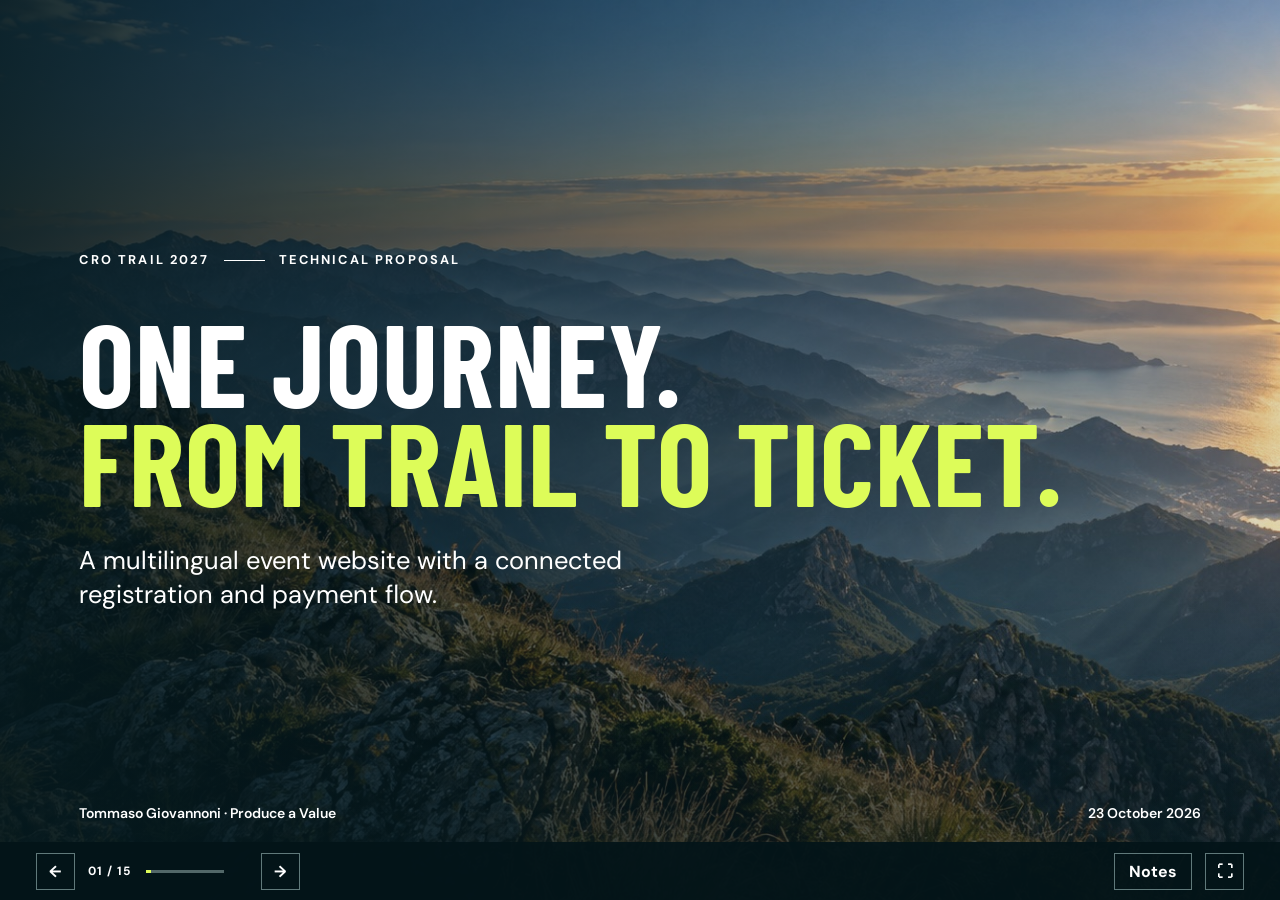
<file: public/presentation/index.html>
<!doctype html>
<html lang="en">
<head>
  <meta charset="utf-8">
  <meta name="viewport" content="width=device-width, initial-scale=1">
  <meta name="theme-color" content="#0a252b">
  <title>CRO Trail 2027 — Technical proposal</title>
  <link rel="stylesheet" href="slides.css?v=2">
  <script src="slides.js?v=2" defer></script>
</head>
<body>
  <main id="deck" aria-label="CRO Trail technical proposal presentation">
    <section class="slide cover is-active" data-title="Proposal" aria-label="Slide 1 of 15">
      <div class="cover-image" aria-hidden="true"></div>
      <div class="cover-shade" aria-hidden="true"></div>
      <div class="slide-inner cover-content">
        <div class="eyebrow">CRO TRAIL 2027 <span class="rule"></span> TECHNICAL PROPOSAL</div>
        <h1>One journey.<br><em>From trail to ticket.</em></h1>
        <p class="lede">A multilingual event website with a connected registration and payment flow.</p>
        <div class="cover-bottom"><span>Tommaso Giovannoni · Produce a Value</span><span>23 October 2026</span></div>
      </div>
      <aside class="notes">Open with the actual product, then the architecture. The goal of this discussion is to learn CRO Trail's operational needs and decide whether an integrated checkout is valuable alongside, or instead of, the announced One Hundred registration route.</aside>
    </section>

    <section class="slide dark" data-title="Starting point" aria-label="Slide 2 of 15">
      <div class="slide-inner">
        <div class="eyebrow">01 / THE STARTING POINT</div>
        <h2>The 2027 story is already visible.<br><em>The registration journey is still to be defined.</em></h2>
        <div class="baseline">
          <div class="baseline-item"><strong>03</strong><span>distances announced<br>100 · 42 · 21 km</span></div>
          <div class="baseline-item"><strong>June</strong><span>2027 event window<br>exact date pending</span></div>
          <div class="baseline-item"><strong>One Hundred</strong><span>named publicly as the future registration platform</span></div>
        </div>
        <p class="source">Public baseline: <a href="https://www.crotrail.it/" target="_blank" rel="noopener">crotrail.it ↗</a>, reviewed 22 October 2026. This does not establish how the organisers' internal tools work.</p>
      </div>
      <aside class="notes">The public website already communicates the three distances, June 2027 and the intention to open registration on the official One Hundred platform. Do not assume that their current back office is weak or that they have committed to changing providers.</aside>
    </section>

    <section class="slide light" data-title="The opportunity" aria-label="Slide 3 of 15">
      <div class="slide-inner">
        <div class="eyebrow">02 / THE OPPORTUNITY</div>
        <h2>Make each race page<br><em>the start of registration.</em></h2>
        <div class="journeys">
          <div class="journey-row"><span class="journey-label">PUBLICLY ANNOUNCED</span><div class="journey-flow"><span>CRO Trail site</span><b>→</b><span>One Hundred registration</span></div></div>
          <div class="journey-row proposed"><span class="journey-label">INTEGRATED OPTION</span><div class="journey-flow"><span>Race page</span><b>→</b><span>Entry form</span><b>→</b><span>Payment</span><b>→</b><span>Confirmation</span></div></div>
        </div>
        <p class="statement">One clear path for each distance, in Italian and English, with race details and entry rules managed together.</p>
      </div>
      <aside class="notes">This is a product choice, not a claim that the existing flow is broken. The public site currently points to a future One Hundred registration journey. Our alternative keeps the athlete on the event website from race selection to payment and confirmation. We should compare it with their actual process after hearing the team.</aside>
    </section>

    <section class="slide dark" data-title="Working prototype" aria-label="Slide 4 of 15">
      <div class="slide-inner">
        <div class="eyebrow">03 / WHAT IS WORKING LOCALLY</div>
        <h2>A real flow to inspect.<br><em>Using test payments.</em></h2>
        <div class="proof-grid">
          <div><span class="proof-index">01</span><h3>Browse</h3><p>Dedicated 100, 42 and 21 km pages with an IT / EN switch.</p></div>
          <div><span class="proof-index">02</span><h3>Enter</h3><p>Race-specific registration forms and clearly marked test prices.</p></div>
          <div><span class="proof-index">03</span><h3>Pay</h3><p>Stripe Elements opens a test PaymentIntent for the selected entry.</p></div>
        </div>
        <div class="live-rail"><span>LOCAL DEMO</span><a href="/" target="_blank" rel="noopener">Open website ↗</a><a href="/iscrizione/21" target="_blank" rel="noopener">Open 21 km entry ↗</a></div>
      </div>
      <aside class="notes">Show the home page, switch between English and Italian, choose a race, open its entry form, and reach the Stripe test payment page. Prices of €45, €35 and €28 are placeholders for the 100, 42 and 21 km races. No live card charge or production confirmation is being represented here.</aside>
    </section>

    <section class="slide light" data-title="Stack" aria-label="Slide 5 of 15">
      <div class="slide-inner">
        <div class="eyebrow">04 / PROPOSED STACK</div>
        <h2>Simple layers.<br><em>Clear ownership.</em></h2>
        <div class="stack-list">
          <div><span>EXPERIENCE</span><strong>HTML · CSS · JavaScript · Laravel Blade</strong><small>Fast, accessible, server-rendered IT / EN pages</small></div>
          <div><span>APPLICATION</span><strong>Laravel 12 · PHP</strong><small>Race rules, validation, orders and registration state</small></div>
          <div><span>DATA</span><strong>Relational database</strong><small>Entrants, orders and payment status in one model</small></div>
          <div><span>SERVICES</span><strong>Stripe · PayPal · Brevo</strong><small>Payment provider and event messages connected by verified events</small></div>
        </div>
        <p class="source">The local prototype uses SQLite. Production database and email service are selected with the organisers; VPS hosting is included in the proposed annual maintenance.</p>
      </div>
      <aside class="notes">The implementation is a Laravel 12 application with Blade templates and standard web technologies. This keeps the frontend lightweight and the business rules in one place. SQLite is appropriate for the local demonstration; the production database and VPS specification would be agreed with the organisers. The VPS cost is included in the annual maintenance price. Stripe is integrated in test mode. Email delivery is currently log mode and must be configured before launch; third-party email-provider fees are excluded.</aside>
    </section>

    <section class="slide dark" data-title="Why it helps" aria-label="Slide 6 of 15">
      <div class="slide-inner">
        <div class="eyebrow">05 / PRACTICAL ADVANTAGES</div>
        <h2>One source for the details<br><em>athletes act on.</em></h2>
        <div class="benefits">
          <div><span>01 / CONSISTENCY</span><p>Race information, eligibility, price and form can follow the same event configuration.</p></div>
          <div><span>02 / CONTINUITY</span><p>Distance choice carries through to the correct form and payment amount.</p></div>
          <div><span>03 / FLEXIBILITY</span><p>Registration windows and language can be controlled for each race.</p></div>
          <div><span>04 / ECONOMICS</span><p>A bespoke checkout can avoid an extra per-ticket software fee; payment-provider fees still apply.</p></div>
        </div>
        <p class="source">These are expected benefits of the proposed architecture, not measured improvements over One Hundred.</p>
      </div>
      <aside class="notes">Tie each benefit to a specific design choice. We do not know the commercial terms, service quality or internal functionality of One Hundred's platform, so avoid a numerical cost comparison. My original email stated that I do not charge a per-ticket commission for the bespoke solution; provider fees remain.</aside>
    </section>

    <section class="slide light case-study" data-title="Francigena case study" aria-label="Slide 7 of 15">
      <div class="slide-inner">
        <div class="eyebrow">06 / PROVEN IN A LIVE EVENT</div>
        <h2>The same architecture.<br><em>1,500+ real entries.</em></h2>
        <div class="case-metrics">
          <div><span>27 SEPTEMBER 2026</span><strong>1,500+</strong><p>registrations handled at Francigena Tuscany Marathon</p></div>
          <div><span>AT PEAK</span><strong>&lt;6%</strong><p>server resource use, including the busiest periods</p></div>
          <div><span>ANNUAL FEE SAVINGS</span><strong>€3,700+</strong><p>at approximately 1,500 tickets</p></div>
        </div>
        <div class="fee-shift"><span>AVERAGE FEE PER TICKET</span><b>€3.15</b><i>→</i><b>€0.67</b><small>From ENDU → our custom implementation</small></div>
        <p class="source">The <a href="https://francigenatuscanymarathon.com/" target="_blank" rel="noopener">official event site ↗</a> lists the 27 September date and 1,502 registrations. CRO Trail results will depend on its own volume and payment mix.</p>
      </div>
      <aside class="notes">This is a recent case study from Francigena Tuscany Marathon, which ran on 27 September 2026. The official site publicly shows 1,502 registrations. According to our project operating data, peak server resource use stayed below 6%; the average per-ticket fee fell from €3.15 with the previous provider to €0.67 with our implementation. The €2.48 difference over about 1,500 entries is €3,720, so "over €3,700" is arithmetically consistent. This is evidence from Francigena, not a promised result for CRO Trail.</aside>
    </section>

    <section class="slide accent" data-title="Transaction integrity" aria-label="Slide 8 of 15">
      <div class="slide-inner">
        <div class="eyebrow">07 / TRANSACTION INTEGRITY</div>
        <h2>A paid entry is a verified state,<br><em>not just a thank-you page.</em></h2>
        <div class="payment-flow"><span>Validated entry</span><i>→</i><span>PaymentIntent</span><i>→</i><span>Stripe event</span><i>→</i><span>Paid order</span><i>→</i><span>Eligibility review</span></div>
      </div>
      <aside class="notes">The current code creates Stripe PaymentIntents and has signed webhook verification for successful events. For CRO Trail, successful payment creates an entry pending eligibility review; a valid ticket must follow organiser approval. The live release must verify asynchronous and failed payment cases, refunds, duplicate events, operational reconciliation, document review, ticket delivery and support workflows with real credentials and a public endpoint.</aside>
    </section>

    <section class="slide light eligibility" data-title="Entry eligibility" aria-label="Slide 9 of 15">
      <div class="slide-inner">
        <div class="eyebrow">08 / ENTRY ELIGIBILITY</div>
        <h2>Registration reflects<br><em>the race rules.</em></h2>
        <div class="eligibility-grid">
          <div><span>01 / MEMBERSHIP</span><strong>UISP · EPS · FIDAL · RunCard</strong><p>Athletes choose their affiliation and enter its membership number.</p></div>
          <div><span>02 / MEDICAL DOCUMENT</span><strong>Athletics certificate</strong><p>Certificate upload, expiry date and athlete attestation are part of the entry form.</p></div>
          <div><span>03 / NON-MEMBERS</span><strong>+ €10 in the demo</strong><p>A configurable supplement is included in the total before payment.</p></div>
          <div><span>04 / ORGANISER REVIEW</span><strong>Payment ≠ approval</strong><p>The paid entry stays pending until its eligibility is checked; no valid ticket is issued yet.</p></div>
        </div>
        <p class="source">The €10 supplement is a demo value pending CRO Trail's final rules. Certificate files are stored privately; the live launch also requires an approved medical-data notice and an organiser review process.</p>
      </div>
      <aside class="notes">The current prototype now collects the affiliation or non-member choice, membership number where relevant, athletics medical certificate, expiry date and attestation in Italian and English. The backend calculates the non-member surcharge, currently €10 in test mode. A successful payment leaves the entry pending review and suppresses valid ticket download. Before production, confirm the final eligibility rules, amount, data notice, event-date certificate validity and who performs document approval.</aside>
    </section>

    <section class="slide dark extensibility" data-title="Extensibility" aria-label="Slide 10 of 15">
      <div class="slide-inner">
        <div class="eyebrow">09 / ROOM TO GROW</div>
        <h2>Custom workflows.<br><em>No platform lock-in.</em></h2>
        <div class="extensions">
          <div><span>01</span><strong>Redis / Valkey</strong><p>Optional caching as traffic or workload grows.</p></div>
          <div><span>02</span><strong>Scannable tickets</strong><p>QR codes for ticket validation at check-in.</p></div>
          <div><span>03</span><strong>Race results</strong><p>Record finish times and publish rankings.</p></div>
          <div><span>04</span><strong>SEPA transfer</strong><p>Optional bank transfer with a SEPA QR code.</p></div>
        </div>
        <p class="source">The proposed Laravel application does not depend on WordPress plugin chains or Webflow SaaS limits. These extensions are available on request and quoted separately; they are not part of the current demo or base offer.</p>
      </div>
      <aside class="notes">This slide is about architectural freedom. It does not claim that CRO Trail currently uses WordPress or Webflow, nor that every plugin-based site is unstable. The Laravel application is self-hosted and can implement event-specific workflows without relying on plugin compatibility or SaaS feature limits. Redis or Valkey, ticket QR verification, rankings and bank-transfer SEPA QR are possible future modules, not included in the base price.</aside>
    </section>

    <section class="slide light" data-title="Delivery" aria-label="Slide 11 of 15">
      <div class="slide-inner">
        <div class="eyebrow">10 / FROM PROTOTYPE TO LAUNCH</div>
        <h2>The next work is<br><em>operational.</em></h2>
        <ol class="roadmap">
          <li><b>Agree the model</b><span>Entry rules, categories, prices, capacity, payment ownership and the role of One Hundred.</span></li>
          <li><b>Complete the product</b><span>Final race content, organiser administration, exports, email templates and support flows.</span></li>
          <li><b>Harden and launch</b><span>Privacy/legal review, hosting, production credentials, webhook, payment/refund tests and monitoring.</span></li>
        </ol>
      </div>
      <aside class="notes">Two fixed-scope price options appear at the end of this deck. If One Hundred remains the registration operator, the lighter website integration applies. If CRO Trail chooses a bespoke checkout, first define payment ownership, compliance and support responsibilities, then complete the administrator workflow and production testing. Timelines depend on final requirements and content.</aside>
    </section>

    <section class="slide dark" data-title="Decision" aria-label="Slide 12 of 15">
      <div class="slide-inner">
        <div class="eyebrow">11 / DECISION FOR THE TEAM</div>
        <h2>Which operating model<br><em>fits CRO Trail 2027?</em></h2>
        <div class="options"><div><strong>A</strong><h3>Keep One Hundred checkout</h3><p>Improve the event website and connect each race to the official entry path.</p></div><div><strong>B</strong><h3>Use an integrated checkout</h3><p>Own the entry journey and registration data in a CRO Trail application.</p></div></div>
        <p class="source">The right choice depends on the team's existing workflow, contracts, data needs and support capacity.</p>
      </div>
      <aside class="notes">Ask the team how registrations are handled today, who owns payments and entrant data, whether they need One Hundred's operational tools, which languages and categories are required, and what the launch window is. This makes the comparison useful rather than speculative.</aside>
    </section>

    <section class="slide light investment" data-title="Investment" aria-label="Slide 13 of 15">
      <div class="slide-inner">
        <div class="eyebrow">12 / COMMERCIAL PROPOSAL</div>
        <h2>Two routes.<br><em>One CRO Trail website.</em></h2>
        <div class="quote-options">
          <div><span>A / USE YOUR EXISTING TICKETING</span><strong>€1,850 <small>build</small></strong><b>€480 / year maintenance</b><p>IT / EN static website, three race pages and clear links to your existing annual ticketing system. No new checkout or ticket administration.</p></div>
          <div><span>B / INTEGRATED REGISTRATION</span><strong>€6,200 <small>build</small></strong><b>€1,350 / year maintenance</b><p>IT / EN website, three race flows, internal Stripe checkout, order administration, confirmation emails, production setup and handover.</p></div>
        </div>
        <p class="source">Both annual maintenance prices include the required VPS hosting, technical updates, monitoring and backup checks. Email-provider fees, domain and payment processing are excluded; <a href="https://stripe.com/it/pricing" target="_blank" rel="noopener">Stripe rates ↗</a>. Prices exclude VAT where applicable.</p>
      </div>
      <aside class="notes">Option A costs €1,850 to build and €480 per year, prepaid. It is a bilingual static event site that points each race to the organisers' existing annual ticketing system; it does not include a checkout, payment handling, an order database or ticket delivery. Updating those links for one new edition is included in annual care. Option B costs €6,200 to build and €1,350 per year, prepaid, and includes the internal registration and payment platform described in this deck. Both annual fees include the VPS required to host the respective site plus routine updates, monitoring and backup checks. The cost of any third-party email automation service is excluded, as are domain, ticket-platform and payment-provider charges. This is a scoped commercial proposal; extras such as QR check-in and rankings are separate.</aside>
    </section>

    <section class="slide dark terms" data-title="Payment terms" aria-label="Slide 14 of 15">
      <div class="slide-inner">
        <div class="eyebrow">13 / PAYMENT SCHEDULE</div>
        <h2>Half to start.<br><em>Balance before launch.</em></h2>
        <div class="schedule-head"><span>OPTION</span><span>ON ACCEPTANCE</span><span>BEFORE DEPLOYMENT</span><span>FIRST YEAR</span></div>
        <div class="schedule-row"><span>A / EXISTING TICKETING</span><strong>€925</strong><strong>€1,405</strong><strong>€2,330</strong></div>
        <div class="schedule-row"><span>B / INTEGRATED</span><strong>€3,100</strong><strong>€4,450</strong><strong>€7,550</strong></div>
        <div class="schedule-detail">
          <p><b>A:</b> €925 build balance + €480 first-year maintenance = €1,405 before deployment.</p>
          <p><b>B:</b> €3,100 build balance + €1,350 first-year maintenance = €4,450 before deployment.</p>
        </div>
        <p class="source">For either option, the first annual maintenance fee is paid 100% in advance on the same day as the 50% build balance, before deployment. Coverage begins at go-live; renewals are prepaid annually.</p>
      </div>
      <aside class="notes">The same terms apply to both options. Option A: €925 advance, then €925 build balance plus €480 first-year maintenance, together €1,405 before deployment; first-year total €2,330. Option B: €3,100 advance, then €3,100 build balance plus €1,350 first-year maintenance, together €4,450 before deployment; first-year total €7,550. The full first-year maintenance fee is paid on the exact same day as the build balance, before deployment. Coverage starts at go-live and renews annually in advance. All figures exclude any applicable VAT and direct third-party charges.</aside>
    </section>

    <section class="slide finale" data-title="Discussion" aria-label="Slide 15 of 15">
      <div class="slide-inner finale-inner">
        <div class="eyebrow">CRO TRAIL 2027 / DISCUSSION</div>
        <h2>Let's test the journey<br><em>against your real requirements.</em></h2>
        <div class="final-links"><a href="/" target="_blank" rel="noopener">Open the working prototype ↗</a><a href="https://www.crotrail.it/" target="_blank" rel="noopener">View today's public site ↗</a></div>
        <div class="final-footer"><span>Tommaso Giovannoni · Produce a Value</span><span>23 October 2026</span></div>
      </div>
      <aside class="notes">Transition into the live demo. Ask for corrections to the assumptions in this deck. Nothing here requires a decision on the call; the useful outcome is a shared picture of requirements and a clear next step.</aside>
    </section>
  </main>

  <footer class="presentation-controls" aria-label="Presentation controls">
    <button id="previous" type="button" aria-label="Previous slide">←</button>
    <div class="slide-progress"><span id="counter">01 / 15</span><div class="progress-track"><div id="progress-bar"></div></div></div>
    <button id="next" type="button" aria-label="Next slide">→</button>
    <button id="notes-toggle" type="button" aria-label="Toggle speaker notes" title="Speaker notes (N)">Notes</button>
    <button id="fullscreen" type="button" aria-label="Toggle fullscreen" title="Fullscreen (F)">⛶</button>
  </footer>
  <div id="notes-panel" class="notes-panel" role="region" aria-label="Speaker notes" hidden><div class="notes-heading">SPEAKER NOTES <button id="notes-close" type="button" aria-label="Close speaker notes">×</button></div><p id="notes-text"></p></div>
  <div id="live-announcement" class="sr-only" aria-live="polite"></div>
</body>
</html>
</file>
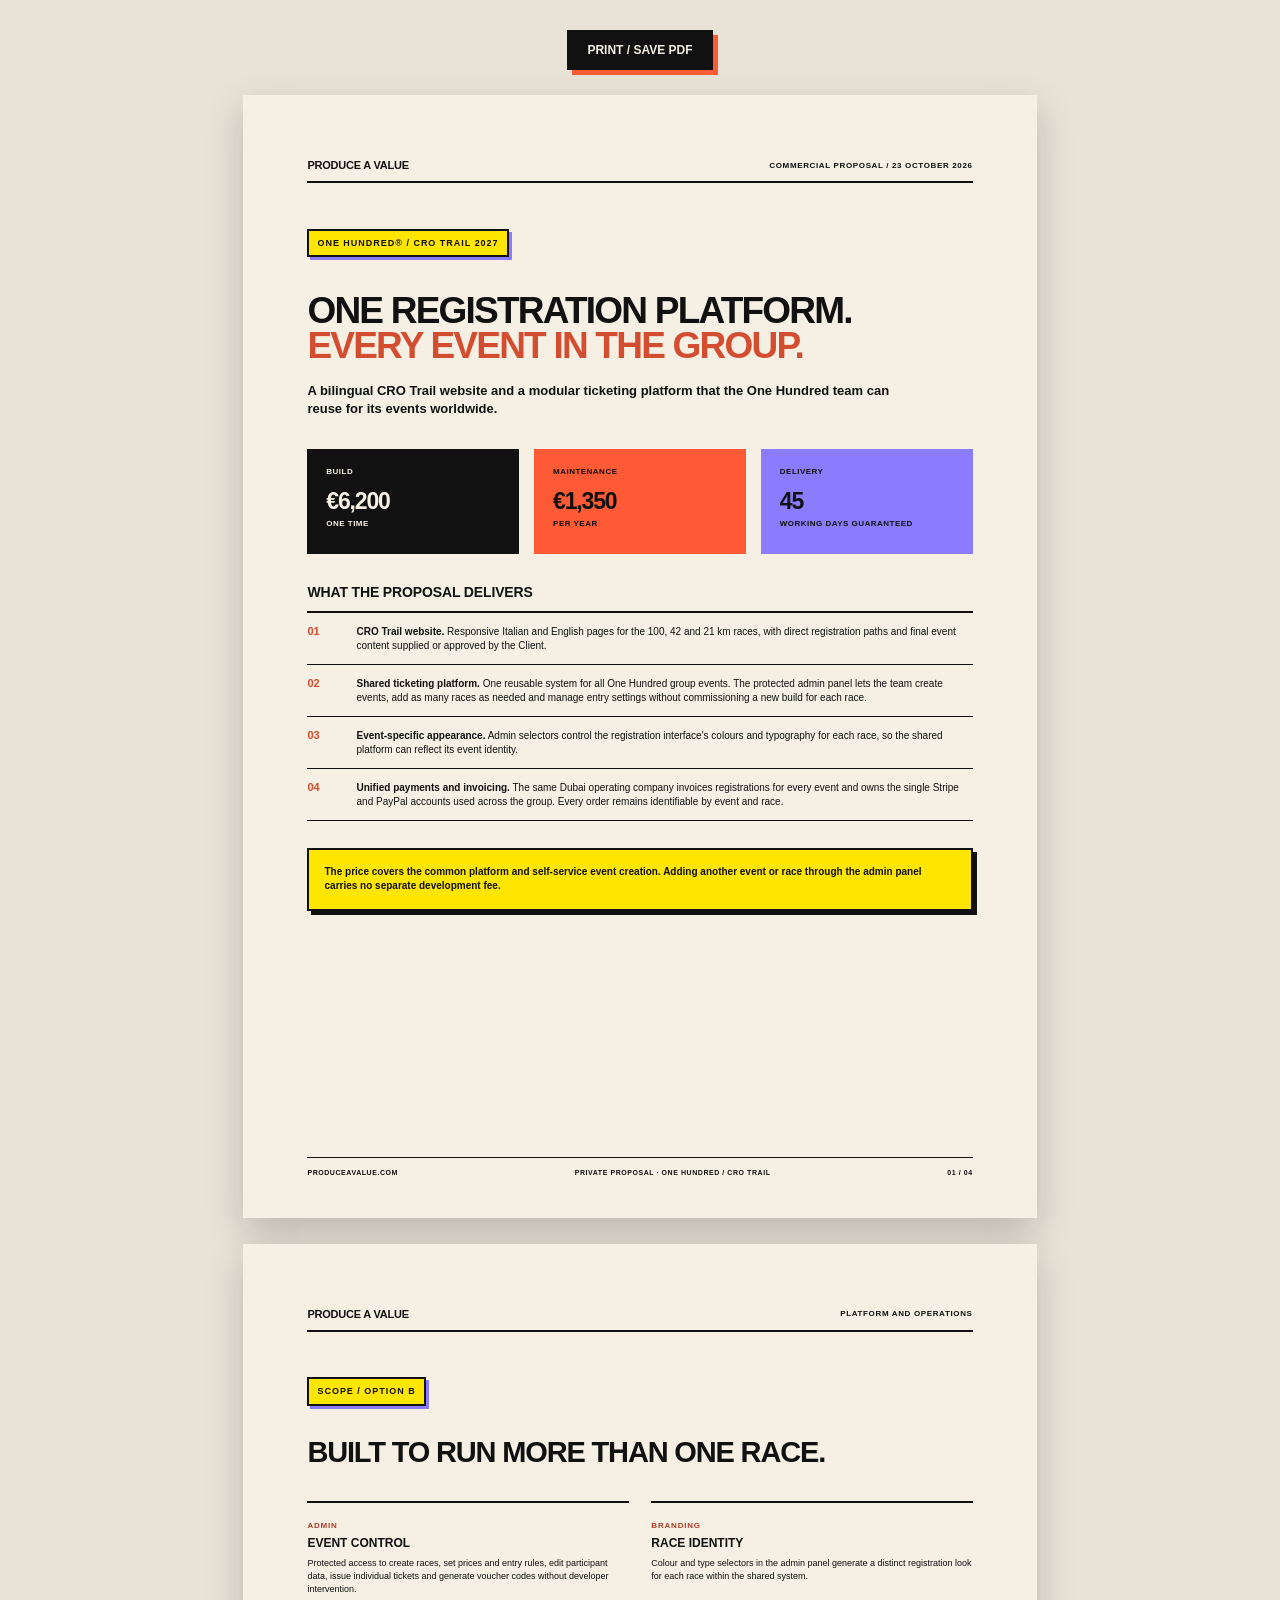
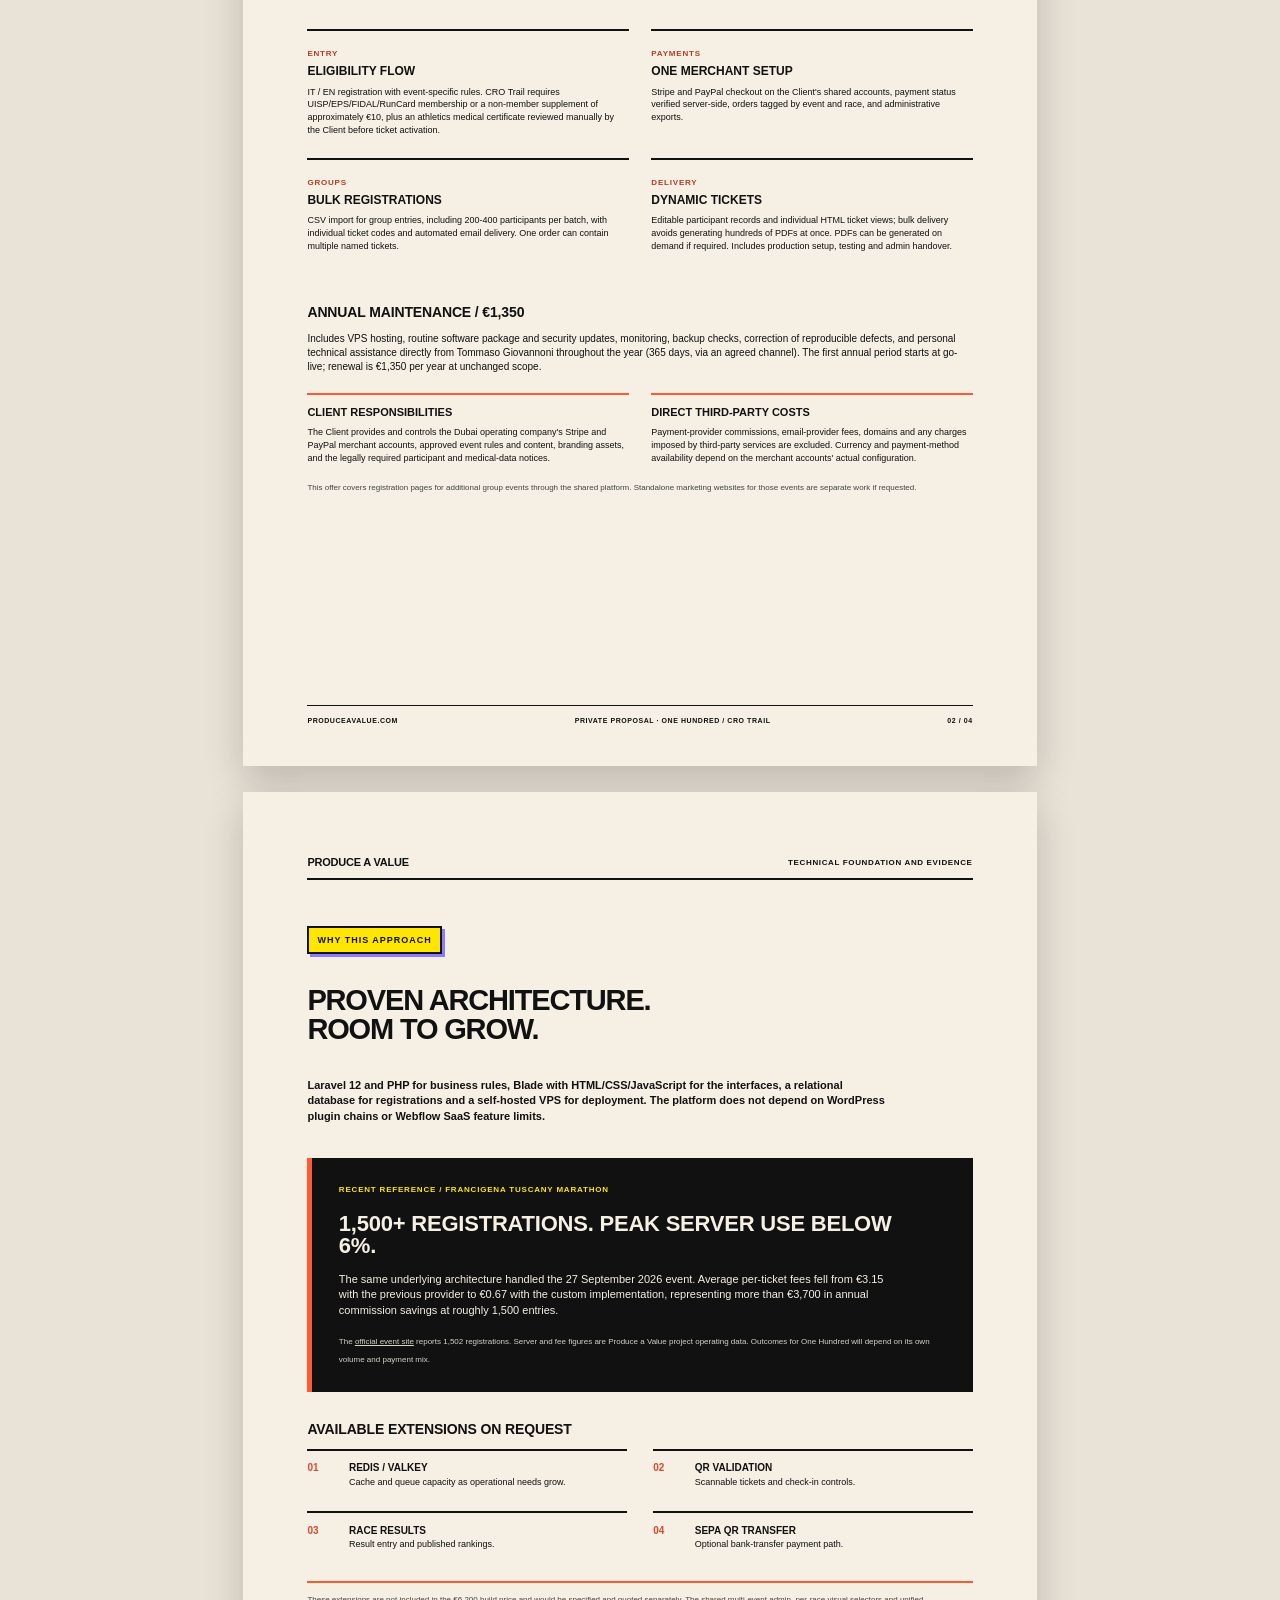
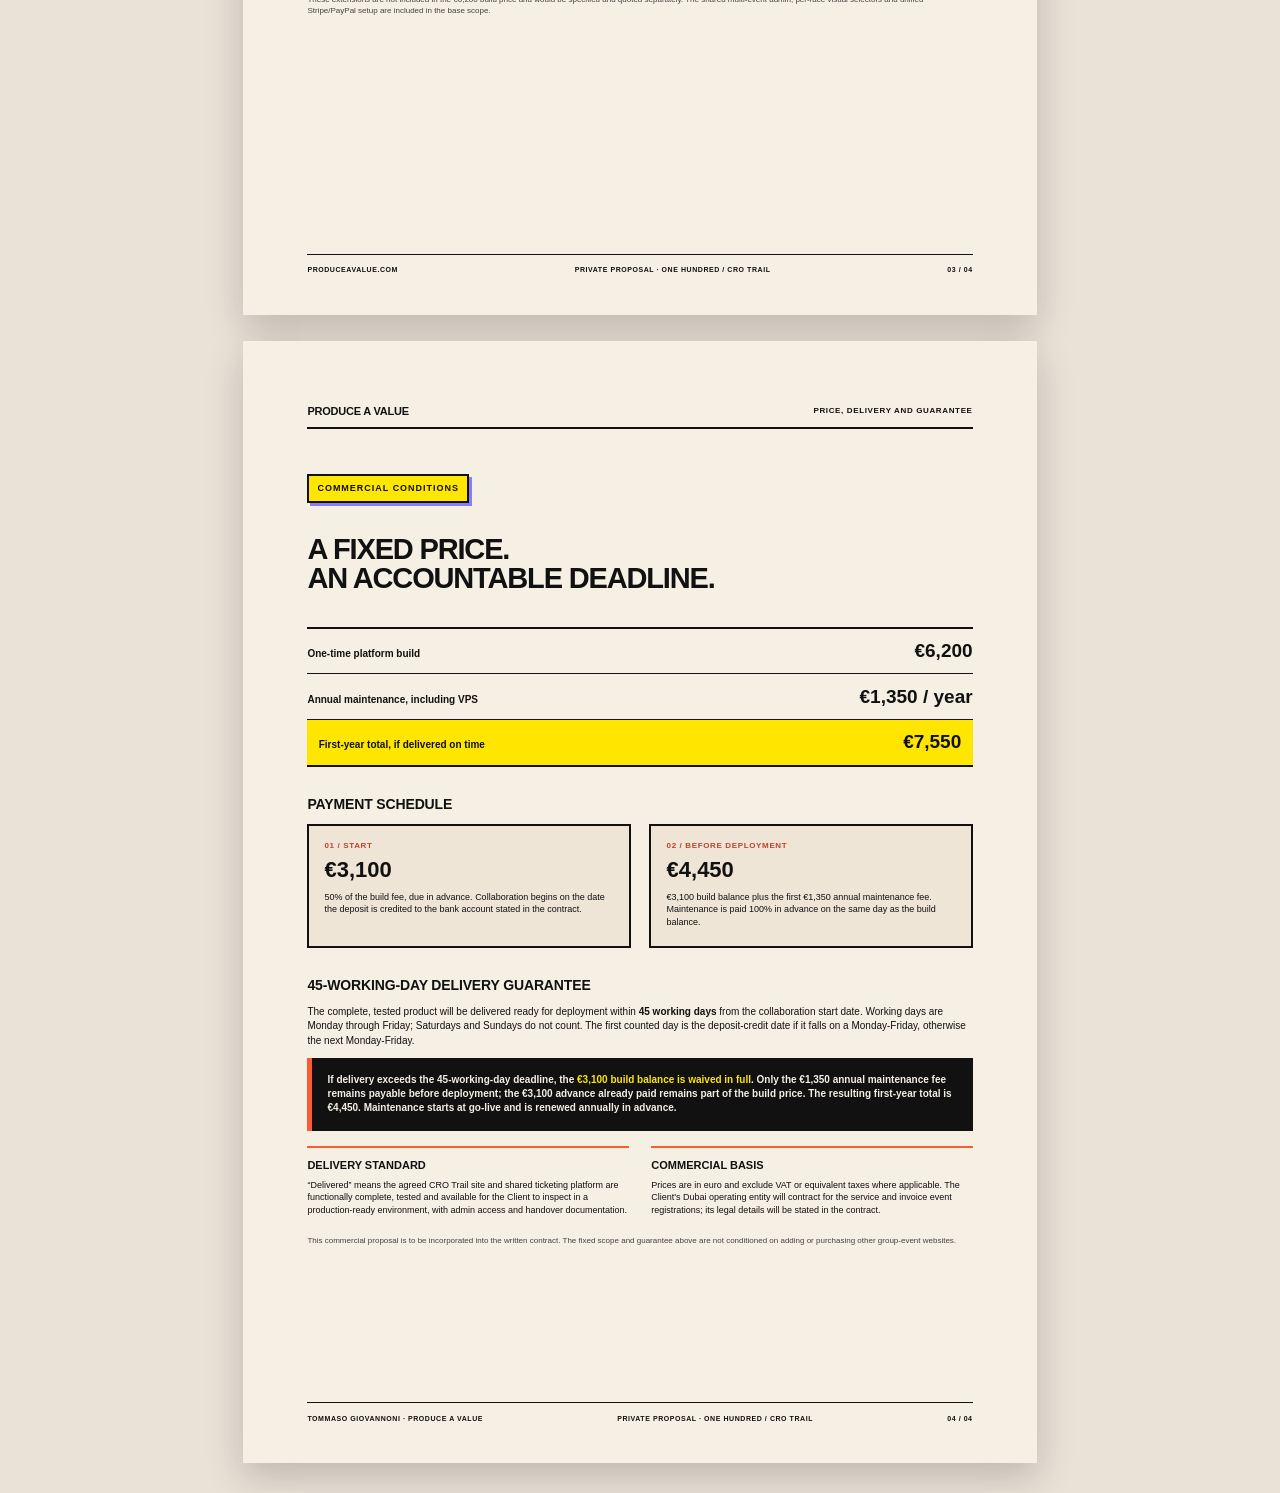
<file: public/proposta-commerciale/index.html>
<!doctype html>
<html lang="en">
<head>
  <meta charset="utf-8">
  <meta name="viewport" content="width=device-width, initial-scale=1">
  <title>One Hundred / CRO Trail — Commercial proposal — Produce a Value</title>
  <link rel="stylesheet" href="proposal.css">
</head>
<body>
  <div class="toolbar"><button type="button" onclick="window.print()">Print / save PDF</button></div>
  <main class="document">
    <section class="page">
      <header class="masthead"><strong>PRODUCE A VALUE</strong><span>COMMERCIAL PROPOSAL / 23 OCTOBER 2026</span></header>
      <div class="page-body">
        <p class="eyebrow">ONE HUNDRED® / CRO TRAIL 2027</p>
        <h1>One registration platform.<br><em>Every event in the group.</em></h1>
        <p class="lead">A bilingual CRO Trail website and a modular ticketing platform that the One Hundred team can reuse for its events worldwide.</p>
        <div class="hero-strip"><div><span>BUILD</span><strong>€6,200</strong><small>one time</small></div><div><span>MAINTENANCE</span><strong>€1,350</strong><small>per year</small></div><div><span>DELIVERY</span><strong>45</strong><small>working days guaranteed</small></div></div>
        <h2>What the proposal delivers</h2>
        <div class="number-list">
          <div><b>01</b><p><strong>CRO Trail website.</strong> Responsive Italian and English pages for the 100, 42 and 21 km races, with direct registration paths and final event content supplied or approved by the Client.</p></div>
          <div><b>02</b><p><strong>Shared ticketing platform.</strong> One reusable system for all One Hundred group events. The protected admin panel lets the team create events, add as many races as needed and manage entry settings without commissioning a new build for each race.</p></div>
          <div><b>03</b><p><strong>Event-specific appearance.</strong> Admin selectors control the registration interface's colours and typography for each race, so the shared platform can reflect its event identity.</p></div>
          <div><b>04</b><p><strong>Unified payments and invoicing.</strong> The same Dubai operating company invoices registrations for every event and owns the single Stripe and PayPal accounts used across the group. Every order remains identifiable by event and race.</p></div>
        </div>
        <p class="callout">The price covers the common platform and self-service event creation. Adding another event or race through the admin panel carries no separate development fee.</p>
      </div>
      <footer><span>produceavalue.com</span><span>Private proposal · One Hundred / CRO Trail</span><span>01 / 04</span></footer>
    </section>

    <section class="page">
      <header class="masthead"><strong>PRODUCE A VALUE</strong><span>PLATFORM AND OPERATIONS</span></header>
      <div class="page-body">
        <p class="eyebrow">SCOPE / OPTION B</p>
        <h2 class="page-title">Built to run more than one race.</h2>
        <div class="feature-grid">
          <article><span>ADMIN</span><h3>Event control</h3><p>Protected access to create races, set prices and entry rules, edit participant data, issue individual tickets and generate voucher codes without developer intervention.</p></article>
          <article><span>BRANDING</span><h3>Race identity</h3><p>Colour and type selectors in the admin panel generate a distinct registration look for each race within the shared system.</p></article>
          <article><span>ENTRY</span><h3>Eligibility flow</h3><p>IT / EN registration with event-specific rules. CRO Trail requires UISP/EPS/FIDAL/RunCard membership or a non-member supplement of approximately €10, plus an athletics medical certificate reviewed manually by the Client before ticket activation.</p></article>
          <article><span>PAYMENTS</span><h3>One merchant setup</h3><p>Stripe and PayPal checkout on the Client's shared accounts, payment status verified server-side, orders tagged by event and race, and administrative exports.</p></article>
          <article><span>GROUPS</span><h3>Bulk registrations</h3><p>CSV import for group entries, including 200-400 participants per batch, with individual ticket codes and automated email delivery. One order can contain multiple named tickets.</p></article>
          <article><span>DELIVERY</span><h3>Dynamic tickets</h3><p>Editable participant records and individual HTML ticket views; bulk delivery avoids generating hundreds of PDFs at once. PDFs can be generated on demand if required. Includes production setup, testing and admin handover.</p></article>
        </div>
        <h2>Annual maintenance / €1,350</h2>
        <p>Includes VPS hosting, routine software package and security updates, monitoring, backup checks, correction of reproducible defects, and personal technical assistance directly from Tommaso Giovannoni throughout the year (365 days, via an agreed channel). The first annual period starts at go-live; renewal is €1,350 per year at unchanged scope.</p>
        <div class="two-col">
          <div><h3>Client responsibilities</h3><p>The Client provides and controls the Dubai operating company's Stripe and PayPal merchant accounts, approved event rules and content, branding assets, and the legally required participant and medical-data notices.</p></div>
          <div><h3>Direct third-party costs</h3><p>Payment-provider commissions, email-provider fees, domains and any charges imposed by third-party services are excluded. Currency and payment-method availability depend on the merchant accounts' actual configuration.</p></div>
        </div>
        <p class="fine">This offer covers registration pages for additional group events through the shared platform. Standalone marketing websites for those events are separate work if requested.</p>
      </div>
      <footer><span>produceavalue.com</span><span>Private proposal · One Hundred / CRO Trail</span><span>02 / 04</span></footer>
    </section>

    <section class="page evidence-page">
      <header class="masthead"><strong>PRODUCE A VALUE</strong><span>TECHNICAL FOUNDATION AND EVIDENCE</span></header>
      <div class="page-body">
        <p class="eyebrow">WHY THIS APPROACH</p>
        <h2 class="page-title">Proven architecture.<br>Room to grow.</h2>
        <p class="lead">Laravel 12 and PHP for business rules, Blade with HTML/CSS/JavaScript for the interfaces, a relational database for registrations and a self-hosted VPS for deployment. The platform does not depend on WordPress plugin chains or Webflow SaaS feature limits.</p>
        <div class="case-panel">
          <span>RECENT REFERENCE / FRANCIGENA TUSCANY MARATHON</span>
          <h2>1,500+ registrations. Peak server use below 6%.</h2>
          <p>The same underlying architecture handled the 27 September 2026 event. Average per-ticket fees fell from €3.15 with the previous provider to €0.67 with the custom implementation, representing more than €3,700 in annual commission savings at roughly 1,500 entries.</p>
          <small>The <a href="https://francigenatuscanymarathon.com/" target="_blank" rel="noopener">official event site</a> reports 1,502 registrations. Server and fee figures are Produce a Value project operating data. Outcomes for One Hundred will depend on its own volume and payment mix.</small>
        </div>
        <h2>Available extensions on request</h2>
        <div class="extension-grid">
          <div><b>01</b><strong>Redis / Valkey</strong><span>Cache and queue capacity as operational needs grow.</span></div>
          <div><b>02</b><strong>QR validation</strong><span>Scannable tickets and check-in controls.</span></div>
          <div><b>03</b><strong>Race results</strong><span>Result entry and published rankings.</span></div>
          <div><b>04</b><strong>SEPA QR transfer</strong><span>Optional bank-transfer payment path.</span></div>
        </div>
        <p class="fine">These extensions are not included in the €6,200 build price and would be specified and quoted separately. The shared multi-event admin, per-race visual selectors and unified Stripe/PayPal setup are included in the base scope.</p>
      </div>
      <footer><span>produceavalue.com</span><span>Private proposal · One Hundred / CRO Trail</span><span>03 / 04</span></footer>
    </section>

    <section class="page">
      <header class="masthead"><strong>PRODUCE A VALUE</strong><span>PRICE, DELIVERY AND GUARANTEE</span></header>
      <div class="page-body">
        <p class="eyebrow">COMMERCIAL CONDITIONS</p>
        <h2 class="page-title">A fixed price.<br>An accountable deadline.</h2>
        <div class="money-table">
          <div><span>One-time platform build</span><strong>€6,200</strong></div>
          <div><span>Annual maintenance, including VPS</span><strong>€1,350 / year</strong></div>
          <div class="highlight"><span>First-year total, if delivered on time</span><strong>€7,550</strong></div>
        </div>
        <h2>Payment schedule</h2>
        <div class="schedule"><div><b>01 / START</b><strong>€3,100</strong><p>50% of the build fee, due in advance. Collaboration begins on the date the deposit is credited to the bank account stated in the contract.</p></div><div><b>02 / BEFORE DEPLOYMENT</b><strong>€4,450</strong><p>€3,100 build balance plus the first €1,350 annual maintenance fee. Maintenance is paid 100% in advance on the same day as the build balance.</p></div></div>
        <h2>45-working-day delivery guarantee</h2>
        <p>The complete, tested product will be delivered ready for deployment within <strong>45 working days</strong> from the collaboration start date. Working days are Monday through Friday; Saturdays and Sundays do not count. The first counted day is the deposit-credit date if it falls on a Monday-Friday, otherwise the next Monday-Friday.</p>
        <p class="guarantee">If delivery exceeds the 45-working-day deadline, the <strong>€3,100 build balance is waived in full</strong>. Only the €1,350 annual maintenance fee remains payable before deployment; the €3,100 advance already paid remains part of the build price. The resulting first-year total is €4,450. Maintenance starts at go-live and is renewed annually in advance.</p>
        <div class="two-col closing">
          <div><h3>Delivery standard</h3><p>“Delivered” means the agreed CRO Trail site and shared ticketing platform are functionally complete, tested and available for the Client to inspect in a production-ready environment, with admin access and handover documentation.</p></div>
          <div><h3>Commercial basis</h3><p>Prices are in euro and exclude VAT or equivalent taxes where applicable. The Client's Dubai operating entity will contract for the service and invoice event registrations; its legal details will be stated in the contract.</p></div>
        </div>
        <p class="fine">This commercial proposal is to be incorporated into the written contract. The fixed scope and guarantee above are not conditioned on adding or purchasing other group-event websites.</p>
      </div>
      <footer><span>Tommaso Giovannoni · Produce a Value</span><span>Private proposal · One Hundred / CRO Trail</span><span>04 / 04</span></footer>
    </section>
  </main>
</body>
</html>
</file>
<file: public/presentation/slides.css>
@import url('https://fonts.googleapis.com/css2?family=Barlow+Condensed:wght@500;600;700;800&family=DM+Sans:wght@400;500;600;700&display=swap');
:root{--ink:#0a252b;--deep:#061b21;--lime:#ddfc59;--cream:#f5f5ec;--white:#fff;--muted:#9db5b6;--display:'Barlow Condensed',Impact,'Arial Narrow',sans-serif;--body:'DM Sans',Arial,sans-serif}*{box-sizing:border-box}html,body{margin:0;min-height:100%;background:var(--deep);color:var(--white);font-family:var(--body)}button,a{font:inherit}a{color:inherit}button{cursor:pointer}#deck{width:100%;height:100dvh;overflow:hidden}.slide{position:absolute;inset:0;display:none;overflow:auto;background:var(--deep)}.slide.is-active{display:block}.slide-inner{position:relative;width:min(100%,1600px);height:100%;min-height:660px;margin:auto;padding:clamp(42px,5.3vw,86px) clamp(42px,6.2vw,100px) 106px;display:flex;flex-direction:column}.dark{background:radial-gradient(circle at 82% 20%,#163941 0,transparent 31%),var(--deep)}.light{background:var(--cream);color:var(--ink)}.accent{background:var(--lime);color:var(--ink)}.cover{background:var(--deep)}.cover-image{position:absolute;inset:0;background:url('../images/crotrail/alpi-riviera.jpg') center center/cover no-repeat}.cover-shade{position:absolute;inset:0;background:linear-gradient(90deg,rgba(5,25,30,.9),rgba(5,25,30,.47) 58%,rgba(5,25,30,.12)),linear-gradient(0deg,rgba(5,25,30,.65),transparent 35%)}.cover-content{justify-content:center}.eyebrow{font-size:clamp(12px,1vw,15px);font-weight:700;letter-spacing:.17em;line-height:1.35}.rule{display:inline-block;vertical-align:middle;width:3.2em;height:1px;background:currentColor;margin:0 .75em}h1,h2,h3,p{margin:0}h1,h2,h3{font-family:var(--display);text-transform:uppercase;letter-spacing:.008em}h1{font-size:clamp(76px,9.1vw,146px);line-height:.85;max-width:1050px;margin:44px 0 34px}h2{font-size:clamp(64px,7.1vw,112px);line-height:.88;margin:45px 0 42px;max-width:1230px}h1 em,h2 em{font-style:normal;color:var(--lime)}.light h2 em{color:#426d59}.accent h2 em{color:#37734f}.lede{font-size:clamp(22px,2vw,30px);line-height:1.3;max-width:630px}.cover-bottom,.final-footer{position:absolute;left:clamp(42px,6.2vw,100px);right:clamp(42px,6.2vw,100px);bottom:78px;display:flex;justify-content:space-between;font-size:14px;font-weight:600}.baseline{display:grid;grid-template-columns:1fr 1fr 1.25fr;gap:42px;margin-top:auto;margin-bottom:70px}.baseline-item{border-top:2px solid var(--lime);padding-top:22px;display:flex;flex-direction:column;gap:10px}.baseline strong{font-family:var(--display);font-size:clamp(48px,5vw,80px);line-height:.9;text-transform:uppercase}.baseline span{color:#c2d4d2;font-size:clamp(17px,1.55vw,23px);line-height:1.35}.source{font-size:13px;line-height:1.5;opacity:.7}.source a{text-decoration:underline;text-underline-offset:3px}.journeys{margin-top:auto;margin-bottom:42px;border-top:1px solid #adb9ad}.journey-row{display:grid;grid-template-columns:220px 1fr;gap:18px;align-items:center;padding:26px 0;border-bottom:1px solid #adb9ad}.journey-label{font-size:13px;font-weight:700;letter-spacing:.1em}.journey-flow{display:flex;align-items:center;flex-wrap:wrap;gap:20px;font-size:clamp(19px,2vw,30px);font-weight:600}.journey-flow b{color:#5c8973;font-weight:400}.journey-row.proposed .journey-flow span{font-weight:700}.statement{font-size:clamp(21px,2vw,30px);line-height:1.3;max-width:920px;font-weight:600}.proof-grid{display:grid;grid-template-columns:repeat(3,1fr);gap:36px;margin-top:auto;margin-bottom:52px}.proof-grid>div{border-top:2px solid var(--lime);padding-top:20px}.proof-index{color:var(--lime);font-size:14px;font-weight:700}.proof-grid h3{font-size:clamp(44px,4.1vw,66px);margin:12px 0 10px}.proof-grid p{font-size:clamp(18px,1.6vw,24px);line-height:1.34;color:#bed0cd;max-width:340px}.live-rail{border-top:1px solid #547175;padding-top:20px;display:flex;align-items:center;gap:35px;font-size:15px;font-weight:700}.live-rail span{color:var(--lime);letter-spacing:.13em;margin-right:auto}.live-rail a{text-decoration:none;border-bottom:1px solid currentColor;padding-bottom:4px}.stack-list{margin-top:auto;margin-bottom:28px}.stack-list>div{display:grid;grid-template-columns:190px 1fr 1.1fr;gap:20px;align-items:baseline;border-top:1px solid #bbc8b8;padding:17px 0}.stack-list>div:last-child{border-bottom:1px solid #bbc8b8}.stack-list span{font-size:13px;letter-spacing:.1em;font-weight:700;color:#5e7a65}.stack-list strong{font-family:var(--display);font-size:clamp(26px,2.7vw,42px);text-transform:uppercase;line-height:1}.stack-list small{font-size:clamp(15px,1.3vw,19px);line-height:1.3}.benefits{display:grid;grid-template-columns:1fr 1fr;column-gap:80px;row-gap:34px;margin-top:auto;margin-bottom:34px}.benefits>div{border-top:1px solid #88a6a3;padding-top:16px}.benefits span{font-size:14px;color:var(--lime);font-weight:700;letter-spacing:.08em}.benefits p{font-size:clamp(19px,1.8vw,27px);line-height:1.25;max-width:520px;margin-top:12px}.payment-flow{margin-top:auto;margin-bottom:55px;display:flex;align-items:center;gap:12px;flex-wrap:wrap}.payment-flow span{font-family:var(--display);font-size:clamp(24px,2.7vw,42px);text-transform:uppercase;border-top:2px solid var(--ink);padding-top:14px;flex:1 1 135px;line-height:1}.payment-flow i{font-style:normal;font-size:25px;align-self:flex-start;margin-top:14px}.accent .statement{max-width:1120px}.roadmap{list-style:none;padding:0;margin:auto 0 0;counter-reset:step}.roadmap li{counter-increment:step;display:grid;grid-template-columns:58px minmax(230px,.8fr) 1.2fr;gap:20px;align-items:baseline;padding:28px 0;border-top:1px solid #b7c4b5}.roadmap li:last-child{border-bottom:1px solid #b7c4b5}.roadmap li::before{content:'0' counter(step);font-family:var(--display);font-size:33px;color:#639073}.roadmap b{font-family:var(--display);font-size:clamp(30px,3vw,47px);font-weight:700;text-transform:uppercase}.roadmap span{font-size:clamp(18px,1.6vw,24px);line-height:1.3}.options{display:grid;grid-template-columns:1fr 1fr;gap:50px;margin-top:auto;margin-bottom:32px}.options>div{border-top:2px solid var(--lime);padding-top:18px}.options strong{display:inline-grid;place-items:center;width:50px;height:50px;background:var(--lime);color:var(--ink);font-family:var(--display);font-size:31px}.options h3{font-size:clamp(33px,3.2vw,50px);margin:22px 0 12px}.options p{font-size:clamp(18px,1.65vw,25px);line-height:1.32;color:#bbcecb;max-width:500px}.finale{background:linear-gradient(120deg,#0c3036,#061b21)}.finale-inner{justify-content:center}.finale h2{font-size:clamp(72px,8.5vw,138px);max-width:1230px}.final-links{display:flex;gap:45px;font-size:19px;font-weight:700}.final-links a{text-decoration:none;border-bottom:1px solid var(--lime);padding-bottom:7px}.presentation-controls{position:fixed;z-index:20;bottom:0;left:0;right:0;min-height:58px;padding:9px clamp(20px,2.8vw,45px);display:flex;gap:13px;align-items:center;background:rgba(4,21,25,.95);color:white}.presentation-controls button{border:1px solid #60797a;border-radius:0;background:transparent;color:white;min-width:39px;height:37px;font-weight:700}.presentation-controls button:hover,.presentation-controls button:focus-visible{background:var(--lime);color:var(--ink);border-color:var(--lime)}.slide-progress{display:flex;align-items:center;gap:15px;min-width:160px;font-size:12px;font-weight:700;letter-spacing:.08em}.progress-track{height:3px;width:78px;background:#526768}.progress-track div{height:100%;width:10%;background:var(--lime);transition:width .2s}.presentation-controls #notes-toggle{margin-left:auto;padding:0 14px}.notes-panel{position:fixed;z-index:30;right:22px;bottom:68px;width:min(560px,calc(100vw - 44px));max-height:min(42vh,370px);overflow:auto;padding:23px;background:#f9f9ef;color:var(--ink);box-shadow:0 10px 35px #0008}.notes-panel[hidden]{display:none}.notes-heading{display:flex;justify-content:space-between;align-items:center;font-size:13px;font-weight:700;letter-spacing:.12em}.notes-heading button{border:0;background:transparent;font-size:26px}.notes-panel p{font-size:18px;line-height:1.5;margin-top:15px}.notes{display:none}.sr-only{position:absolute;width:1px;height:1px;padding:0;margin:-1px;overflow:hidden;clip:rect(0,0,0,0);white-space:nowrap;border:0}a:focus-visible{outline:3px solid var(--lime);outline-offset:4px}@media(max-width:900px){.slide-inner{min-height:0;padding:35px 34px 90px}.cover-bottom,.final-footer{left:34px;right:34px}h1{font-size:clamp(65px,11vw,102px)}h2{font-size:clamp(54px,8.6vw,79px)}.baseline{gap:20px}.journey-row{grid-template-columns:1fr}.stack-list>div{grid-template-columns:140px 1fr}.stack-list small{grid-column:2}.payment-flow{gap:7px}.payment-flow span{flex-basis:120px}.benefits{column-gap:30px}.roadmap li{grid-template-columns:40px 1fr}.roadmap span{grid-column:2}}@media(max-width:640px){.slide{overflow-y:auto}.slide-inner{min-height:calc(100dvh - 58px);height:auto;padding:32px 25px 92px}.cover-content{min-height:calc(100dvh - 58px)}.eyebrow{font-size:11px}h1{font-size:clamp(58px,13vw,82px);margin:30px 0}h2{font-size:clamp(49px,10vw,70px);margin:30px 0}.cover-bottom,.final-footer{left:25px;right:25px;bottom:78px;gap:10px;font-size:11px}.baseline,.proof-grid,.benefits,.options{grid-template-columns:1fr;gap:19px;margin-top:20px}.baseline{margin-bottom:26px}.baseline-item{padding-top:12px}.baseline strong{font-size:47px}.baseline span{font-size:17px}.journeys{margin-top:15px}.journey-row{padding:17px 0}.journey-flow{gap:10px}.proof-grid{margin-bottom:25px}.proof-grid h3{font-size:39px;margin:5px 0}.proof-grid p{font-size:17px}.live-rail{display:grid;gap:10px}.live-rail span{margin:0}.stack-list{margin-top:15px}.stack-list>div{grid-template-columns:1fr;gap:5px;padding:10px 0}.stack-list small{grid-column:1}.benefits{margin-bottom:15px}.benefits p,.options p{font-size:18px}.benefits>div{padding-top:10px}.payment-flow{margin-top:20px;margin-bottom:28px;display:block}.payment-flow span{display:block;padding:9px 0;font-size:29px;border-top:1px solid var(--ink)}.payment-flow i{display:none}.roadmap{margin-top:10px}.roadmap li{padding:15px 0;gap:7px}.roadmap b{font-size:29px}.roadmap span{font-size:16px}.options{margin-bottom:25px}.options h3{margin:9px 0}.final-links{flex-direction:column;gap:17px;font-size:16px}.finale h2{font-size:clamp(55px,11vw,85px)}.source{font-size:11px}.presentation-controls{gap:7px}.slide-progress{min-width:110px}.progress-track{width:35px}.presentation-controls button{min-width:32px;height:33px}.presentation-controls #notes-toggle{padding:0 6px}}@media print{html,body,#deck{height:auto;overflow:visible;background:white}.slide{position:relative;display:block!important;page-break-after:always;break-after:page;overflow:hidden;width:100vw;height:56.25vw;max-height:100vh;-webkit-print-color-adjust:exact;print-color-adjust:exact}.slide-inner{min-height:0;height:100%;padding-bottom:7vw}.presentation-controls,.notes-panel{display:none!important}}

/* Presentation-size refinements */
@media (min-width: 641px) {
  .payment-flow { display: grid; grid-template-columns: 1.2fr auto 1.25fr auto 1fr auto 1.2fr auto 1.1fr; gap: 8px; }
  .payment-flow span { min-width: 0; font-size: clamp(21px, 2.35vw, 35px); }
  .payment-flow i { margin-top: 16px; }
}
@media (min-width: 641px) and (max-width: 900px) {
  .slide[data-title="Stack"] h2 { margin-bottom: 18px; }
  .stack-list > div { padding: 10px 0; }
  .stack-list { margin-bottom: 12px; }
  .roadmap li { grid-template-columns: 40px minmax(190px, .8fr) 1.2fr; gap: 12px; padding: 18px 0; }
  .roadmap span { grid-column: 3; }
  .roadmap b { font-size: 34px; }
  .roadmap span { font-size: 17px; }
}

/* Commercial proposal */
.price-grid,.terms-grid{display:grid;grid-template-columns:1fr 1fr;gap:42px;margin-top:auto;margin-bottom:28px}
.price-item,.terms-grid>div{border-top:2px solid #6f9277;padding-top:18px}
.price-item>span,.terms-grid>div>span,.terms-total>span{display:block;font-size:13px;letter-spacing:.11em;font-weight:700}
.price-item strong,.terms-grid strong,.terms-total strong{display:block;font-family:var(--display);font-size:clamp(72px,8vw,126px);line-height:.95;margin:22px 0 12px}
.price-item strong small{font-size:clamp(30px,3vw,46px)}
.price-item p,.terms-grid p{font-size:clamp(18px,1.65vw,25px);line-height:1.32;max-width:590px}
.investment .source{max-width:1200px}
.terms-grid{margin-bottom:30px}.terms-grid>div{border-color:var(--lime)}.terms-grid>div>span{color:var(--lime)}.terms-grid p{color:#c4d4d2}.terms-grid p b{color:var(--lime)}
.terms-total{border-top:1px solid #668183;padding-top:18px;display:grid;grid-template-columns:1fr auto;align-items:baseline;gap:6px 24px}
.terms-total>span{color:var(--lime)}.terms-total strong{font-size:clamp(46px,5vw,80px);margin:0;grid-column:2;grid-row:1 / span 2}.terms-total small{font-size:15px;color:#b8cac7;grid-column:1;line-height:1.35}
@media(max-width:900px){.investment h2,.terms h2{margin-bottom:18px}.price-grid,.terms-grid{gap:22px;margin-bottom:18px}.price-item strong,.terms-grid strong{font-size:72px;margin:15px 0 9px}.price-item strong small{font-size:26px}.price-item p,.terms-grid p{font-size:18px}.terms-total strong{font-size:58px}.terms-total small{font-size:12px}}
@media(max-width:640px){.price-grid,.terms-grid{grid-template-columns:1fr;gap:20px;margin-top:15px}.price-item,.terms-grid>div{padding-top:12px}.price-item strong,.terms-grid strong{font-size:58px;margin:8px 0}.price-item strong small{font-size:24px}.price-item p,.terms-grid p{font-size:16px}.terms-total{margin-top:10px}.terms-total strong{font-size:45px}.terms-total small{font-size:12px}}

/* Case study and two-option proposal */
.case-study h2,.extensibility h2,.investment h2,.terms h2{margin-bottom:22px}
.case-metrics{display:grid;grid-template-columns:repeat(3,1fr);gap:28px;margin-top:auto;margin-bottom:24px}
.case-metrics>div{border-top:2px solid #73927b;padding-top:14px}
.case-metrics span,.fee-shift span,.quote-options span,.schedule-head,.schedule-row>span{display:block;font-size:13px;font-weight:700;letter-spacing:.08em}
.case-metrics strong{display:block;font-family:var(--display);font-size:clamp(52px,6vw,94px);line-height:.95;margin:14px 0 8px}
.case-metrics p{font-size:clamp(17px,1.5vw,23px);line-height:1.27;max-width:300px}
.fee-shift{border-top:1px solid #b1c2b1;border-bottom:1px solid #b1c2b1;padding:13px 0;display:flex;align-items:baseline;gap:17px;margin-bottom:20px}
.fee-shift span{margin-right:auto}.fee-shift b{font-family:var(--display);font-size:clamp(31px,3.3vw,52px)}.fee-shift i{font-style:normal;font-size:25px;color:#58876b}.fee-shift small{font-size:13px;max-width:175px;line-height:1.25}
.extensions{display:grid;grid-template-columns:repeat(2,1fr);gap:22px 38px;margin-top:auto;margin-bottom:22px}
.extensions>div{border-top:1px solid #7c9998;padding-top:13px;display:grid;grid-template-columns:40px 1fr;gap:3px 10px}
.extensions span{grid-row:1 / span 2;font-weight:700;color:var(--lime);font-size:14px}
.extensions strong{font-family:var(--display);font-size:clamp(34px,3.2vw,50px);line-height:1;text-transform:uppercase}
.extensions p{font-size:clamp(17px,1.5vw,23px);line-height:1.25;color:#c7d6d4}
.quote-options{display:grid;grid-template-columns:1fr 1fr;gap:34px;margin-top:auto;margin-bottom:20px}
.quote-options>div{border-top:2px solid #74977e;padding-top:13px}
.quote-options strong{display:block;font-family:var(--display);font-size:clamp(64px,7vw,105px);line-height:.94;margin:15px 0 4px}
.quote-options strong small{font-size:clamp(26px,2.7vw,42px)}
.quote-options b{display:block;font-family:var(--display);font-size:clamp(28px,2.9vw,45px);text-transform:uppercase;line-height:1.05;color:#4a735a}
.quote-options p{font-size:clamp(16px,1.45vw,22px);line-height:1.3;margin-top:15px}
.schedule-head,.schedule-row{display:grid;grid-template-columns:1.2fr 1fr 1.15fr .95fr;gap:12px;align-items:baseline}
.schedule-head{margin-top:auto;padding:0 0 11px;color:var(--lime);letter-spacing:.07em;font-size:12px}
.schedule-row{border-top:1px solid #789190;padding:14px 0}.schedule-row:last-of-type{border-bottom:1px solid #789190}
.schedule-row>span{font-size:15px;color:var(--lime)}.schedule-row strong{font-family:var(--display);font-size:clamp(35px,4vw,62px);line-height:.95}
.schedule-detail{display:grid;grid-template-columns:1fr 1fr;gap:26px;margin:20px 0 19px}
.schedule-detail p{font-size:clamp(16px,1.45vw,22px);line-height:1.3;color:#c2d3cf}.schedule-detail b{color:var(--lime)}
.terms .source{opacity:.82}
@media(max-width:900px){.case-metrics{gap:15px}.case-metrics strong{font-size:57px}.case-metrics p{font-size:17px}.fee-shift{gap:10px}.fee-shift b{font-size:33px}.fee-shift small{font-size:11px}.extensions{gap:15px 20px}.extensions strong{font-size:32px}.extensions p{font-size:16px}.quote-options{gap:20px}.quote-options strong{font-size:67px}.quote-options strong small{font-size:25px}.quote-options b{font-size:26px}.quote-options p{font-size:17px}.schedule-head,.schedule-row{grid-template-columns:1.2fr 1fr 1.25fr .95fr;gap:8px}.schedule-head{font-size:10px}.schedule-row strong{font-size:39px}.schedule-row>span{font-size:12px}.schedule-detail p{font-size:16px}}
@media(max-width:640px){.case-metrics,.extensions,.quote-options,.schedule-detail{grid-template-columns:1fr}.case-metrics{margin-top:12px;gap:14px}.case-metrics strong{font-size:50px;margin:5px 0}.case-metrics p{font-size:16px}.fee-shift{flex-wrap:wrap}.fee-shift span{width:100%}.fee-shift small{width:100%;max-width:none}.extensions{margin-top:14px}.extensions>div{padding-top:9px}.extensions strong{font-size:31px}.extensions p{font-size:16px}.quote-options{margin-top:12px}.quote-options strong{font-size:57px}.quote-options b{font-size:25px}.quote-options p{margin-top:8px;font-size:16px}.schedule-head{display:none}.schedule-row{grid-template-columns:1fr 1fr 1fr;gap:4px}.schedule-row>span{grid-column:1 / -1}.schedule-row strong{font-size:34px}.schedule-detail{gap:10px;margin:16px 0}.schedule-detail p{font-size:14px}}

/* Entry eligibility */
.eligibility h2{margin-bottom:24px}
.eligibility-grid{display:grid;grid-template-columns:1fr 1fr;gap:22px 40px;margin-top:auto;margin-bottom:22px}
.eligibility-grid>div{border-top:2px solid #88a78d;padding-top:13px}
.eligibility-grid span{display:block;font-size:13px;letter-spacing:.09em;font-weight:700;color:#54745d}
.eligibility-grid strong{display:block;font-family:var(--display);font-size:clamp(32px,3.2vw,50px);line-height:1;text-transform:uppercase;margin:10px 0 8px}
.eligibility-grid p{font-size:clamp(17px,1.5vw,22px);line-height:1.3;max-width:500px}
@media(max-width:900px){.eligibility-grid{gap:16px 22px}.eligibility-grid strong{font-size:32px}.eligibility-grid p{font-size:17px}}
@media(max-width:640px){.eligibility-grid{grid-template-columns:1fr;margin-top:10px;gap:15px}.eligibility-grid>div{padding-top:9px}.eligibility-grid strong{font-size:30px;margin:6px 0}.eligibility-grid p{font-size:16px}}
</file>
<file: public/proposta-commerciale/proposal.css>
:root{--paper:#f5efe4;--ink:#111;--orange:#ff5a36;--violet:#8b7cff;--yellow:#ffe600}
*{box-sizing:border-box}
html,body{margin:0;background:#e9e2d7;color:var(--ink);font-family:Arial,Helvetica,sans-serif}
body{padding:30px 16px}
button{font:inherit}.toolbar{position:sticky;top:12px;z-index:10;display:flex;justify-content:center;margin-bottom:25px}.toolbar button{padding:11px 18px;background:var(--ink);color:var(--paper);border:2px solid var(--ink);box-shadow:5px 5px 0 var(--orange);font-size:12px;font-weight:900;text-transform:uppercase;cursor:pointer}
.document{display:flex;flex-direction:column;align-items:center;gap:26px}.page{position:relative;width:210mm;height:297mm;padding:17mm;background:var(--paper);box-shadow:0 14px 36px #1113;overflow:hidden}.masthead,footer{display:flex;align-items:center;justify-content:space-between;gap:12px;font-size:8px;font-weight:800;letter-spacing:.08em;text-transform:uppercase}.masthead{padding-bottom:10px;border-bottom:2px solid var(--ink)}.masthead strong{font-size:11px;letter-spacing:-.02em}.page-body{padding-top:12mm;padding-bottom:18mm}h1,h2,h3,p{margin-top:0}h1{font-size:37px;line-height:.95;letter-spacing:-.048em;text-transform:uppercase;margin:7mm 0 5mm}h1 em{font-style:normal;color:#d34d30}.page-title{font-size:29px;line-height:1;letter-spacing:-.04em;text-transform:uppercase;margin:6mm 0 9mm}.eyebrow{display:inline-block;padding:6px 8px;border:2px solid var(--ink);background:var(--yellow);box-shadow:3px 3px 0 var(--violet);font-size:9px;font-weight:900;letter-spacing:.11em;text-transform:uppercase}h2{font-size:14px;line-height:1.1;text-transform:uppercase;letter-spacing:-.01em;margin:8mm 0 3mm}.lead{font-size:13px;line-height:1.4;max-width:155mm;font-weight:700}p{font-size:10px;line-height:1.42}.hero-strip{display:grid;grid-template-columns:repeat(3,1fr);gap:4mm;margin:8mm 0}.hero-strip>div{background:var(--ink);color:var(--paper);padding:5mm;min-height:28mm}.hero-strip>div:nth-child(2){background:var(--orange);color:var(--ink)}.hero-strip>div:nth-child(3){background:var(--violet);color:var(--ink)}.hero-strip span,.hero-strip small{display:block;font-size:8px;font-weight:900;text-transform:uppercase;letter-spacing:.06em}.hero-strip strong{display:block;font-size:23px;letter-spacing:-.05em;margin:3mm 0 1mm}.number-list{border-top:2px solid var(--ink)}.number-list>div{display:grid;grid-template-columns:11mm 1fr;gap:2mm;padding:3mm 0;border-bottom:1px solid var(--ink)}.number-list b{font-size:11px;color:#d44c2d}.number-list p{margin:0}.callout{background:var(--yellow);padding:4mm;border:2px solid var(--ink);box-shadow:4px 4px 0 var(--ink);font-weight:800;margin-top:7mm}.feature-grid{display:grid;grid-template-columns:1fr 1fr;gap:3mm 6mm}.feature-grid article{border-top:2px solid var(--ink);padding-top:3mm;min-height:31mm}.feature-grid span{font-size:8px;letter-spacing:.1em;font-weight:900;color:#b03d28}.feature-grid h3{font-size:12px;text-transform:uppercase;margin:1mm 0 2mm}.feature-grid p{margin:0;font-size:9px}.two-col{display:grid;grid-template-columns:1fr 1fr;gap:6mm;margin-top:5mm}.two-col>div{border-top:2px solid var(--orange);padding-top:3mm}.two-col h3{font-size:11px;text-transform:uppercase;margin:0 0 2mm}.two-col p{font-size:9px;margin:0}.fine{font-size:8px;color:#444;line-height:1.35;margin-top:5mm}.money-table{border-top:2px solid var(--ink);border-bottom:2px solid var(--ink)}.money-table>div{display:flex;justify-content:space-between;align-items:baseline;gap:5mm;padding:3mm 0;border-bottom:1px solid var(--ink)}.money-table>div:last-child{border-bottom:0}.money-table span{font-size:10px;font-weight:700}.money-table strong{font-size:19px;white-space:nowrap}.money-table .highlight{background:var(--yellow);padding-left:3mm;padding-right:3mm}.schedule{display:grid;grid-template-columns:1fr 1fr;gap:5mm}.schedule>div{background:#eee5d7;border:2px solid var(--ink);padding:4mm;min-height:33mm}.schedule b{display:block;font-size:8px;color:#bd442b;letter-spacing:.08em}.schedule strong{display:block;font-size:22px;margin:2mm 0}.schedule p{font-size:9px;margin:0}.guarantee{background:var(--ink);color:var(--paper);border-left:5px solid var(--orange);padding:4mm;font-weight:700}.guarantee strong{color:var(--yellow)}.closing{margin-top:4mm}footer{position:absolute;left:17mm;right:17mm;bottom:11mm;border-top:1px solid var(--ink);padding-top:3mm;font-size:7px}
@page{size:A4 portrait;margin:0}@media print{html,body{background:white;padding:0!important}.toolbar{display:none!important}.document{display:block!important;gap:0}.page{width:210mm;height:297mm;margin:0;box-shadow:none;break-after:page;page-break-after:always;print-color-adjust:exact;-webkit-print-color-adjust:exact}.page:last-child{break-after:auto;page-break-after:auto}}
@media screen and (max-width:850px){body{padding:15px 0}.page{width:100%;height:auto;min-height:297mm;padding:7vw}.page-body{padding-bottom:22mm}footer{left:7vw;right:7vw}.hero-strip{grid-template-columns:1fr 1fr 1fr}.feature-grid{gap:10px}}
@media screen and (max-width:580px){h1{font-size:31px}.page-title{font-size:26px}.hero-strip{grid-template-columns:1fr}.feature-grid,.two-col,.schedule{grid-template-columns:1fr}.masthead{font-size:7px}.hero-strip>div{min-height:0}}
.evidence-page .lead{font-size:11px;font-weight:700;margin-bottom:9mm}.case-panel{background:var(--ink);color:var(--paper);padding:7mm;border-left:5px solid var(--orange)}.case-panel>span{display:block;color:var(--yellow);font-size:8px;font-weight:900;letter-spacing:.1em}.case-panel h2{font-size:22px;line-height:1;margin:5mm 0 4mm;max-width:150mm}.case-panel p{font-size:11px;max-width:150mm}.case-panel small{font-size:8px;line-height:1.4;color:#d6d2c8}.case-panel a{color:inherit}.extension-grid{display:grid;grid-template-columns:1fr 1fr;gap:3mm 7mm}.extension-grid>div{display:grid;grid-template-columns:9mm 1fr;gap:1mm 2mm;border-top:2px solid var(--ink);padding:3mm 0}.extension-grid b{grid-row:1 / span 2;color:#d34d30;font-size:10px}.extension-grid strong{font-size:10px;text-transform:uppercase}.extension-grid span{font-size:9px;line-height:1.3}.evidence-page .fine{border-top:2px solid var(--orange);padding-top:3mm}
@media screen and (max-width:580px){.extension-grid{grid-template-columns:1fr}}
</file>
